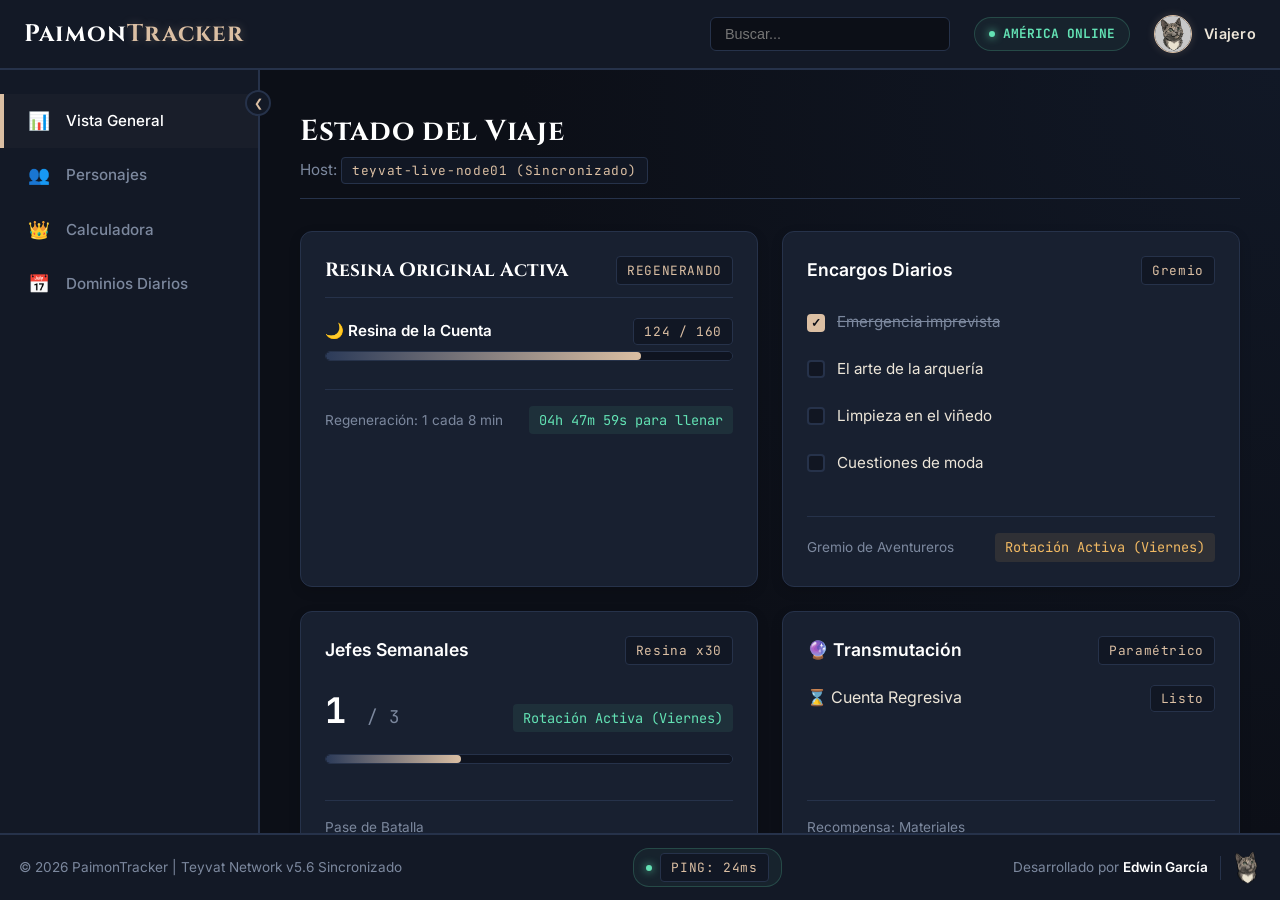
<file: index.html>
<!DOCTYPE html>
<html lang="es">

<head>
    <meta charset="UTF-8">
    <meta http-equiv="X-UA-Compatible" content="IE=edge">
    <meta name="viewport" content="width=device-width, initial-scale=1.0">

    <meta name="description" content="PaimonTracker: Panel de control avanzado para Genshin Impact.">
    <meta name="author" content="Edwin García">

    <title>PaimonTracker | Centro de Comando de Teyvat</title>

    <link rel="icon" type="image/png" href="/assets/icons/favicon.png">

    <link rel="preconnect" href="https://fonts.googleapis.com">
    <link rel="preconnect" href="https://fonts.gstatic.com" crossorigin>
    <link href="https://fonts.googleapis.com/css2?family=Cinzel:wght@500;700&family=Inter:wght@400;500;600;700&family=JetBrains+Mono:wght@400;500;700&display=swap" rel="stylesheet">

    <link rel="stylesheet" href="/css/style.css">
</head>

<body>

    <header class="dash-header">
        <picture class="header-logo">
            <span class="logo-text">Paimon<span class="logo-text--highlight">Tracker</span></span>
        </picture>

        <nav class="header-meta" aria-label="Controles de usuario y estado del sistema">
            <form class="header-search" role="search">
                <input type="search" class="search-input" placeholder="Buscar..." aria-label="Buscar en el centro de comando">
            </form>

            <section class="server-status-summary" aria-label="Estado general del servidor">
                <span class="status-indicator status-indicator--online" aria-hidden="true"></span>
                <span class="status-text">AMÉRICA ONLINE</span>
            </section>

            <section class="user-profile" aria-label="Información del viajero">
                <img src="/assets/brand/avatar.jpeg" alt="Avatar Many - Viajero" class="user-avatar">
                <span class="user-name">Viajero</span>
            </section>
        </nav>
    </header>

    <main class="dash-container">

        <aside class="dash-sidebar">
            <button id="sidebar-toggle" class="sidebar-toggle-btn" aria-label="Alternar barra lateral" aria-expanded="true">❮</button>

            <nav class="sidebar-nav" aria-label="Menú de navegación de Teyvat">
                <ul class="nav-list">
                    <li class="nav-item">
                        <a href="/index.html" class="nav-link nav-link--active" aria-current="page">
                            <span class="nav-icon" aria-hidden="true">📊</span>
                            <span class="nav-text">Vista General</span>
                        </a>
                    </li>
                    <li class="nav-item">
                        <a href="/personajes.html" class="nav-link">
                            <span class="nav-icon" aria-hidden="true">👥</span>
                            <span class="nav-text">Personajes</span>
                        </a>
                    </li>
                    <li class="nav-item">
                        <a href="/artefactos.html" class="nav-link">
                            <span class="nav-icon" aria-hidden="true">👑</span>
                            <span class="nav-text">Calculadora</span>
                        </a>
                    </li>
                    <li class="nav-item">
                        <a href="/dominios.html" class="nav-link">
                            <span class="nav-icon" aria-hidden="true">📅</span>
                            <span class="nav-text">Dominios Diarios</span>
                        </a>
                    </li>
                </ul>
            </nav>
        </aside>

        <section class="dash-main-content" aria-label="Bitácora de recursos activos y tareas">
            <header class="content-header">
                <h1 class="content-title">Estado del Viaje</h1>
                <p class="content-subtitle">Host: <code class="system-code">teyvat-live-node01 (Sincronizado)</code></p>
            </header>

            <section class="content-grid" aria-label="Widgets de monitoreo de resina y encargos">

                <article class="content-card featured-card">
                    <header class="card-header">
                        <h2 class="card-title">Resina Original Activa</h2>
                        <span class="system-code">REGENERANDO</span>
                    </header>

                    <section class="storage-metrics" aria-label="Desglose de resina acumulada">
                        <article class="storage-item">
                            <header class="storage-info">
                                <span class="storage-name">🌙 Resina de la Cuenta</span>
                                <span class="storage-percentage"><code class="system-code">124 / 160</code></span>
                            </header>
                            <progress id="resin-bar" class="storage-bar" value="124" max="160" aria-label="Espacio ocupado por resina original"></progress>
                            <footer class="storage-footer">
                                <span class="storage-data">Regeneración: 1 cada 8 min</span>
                                <span class="storage-status status-healthy">04h 48m para llenar</span>
                            </footer>
                        </article>
                    </section>
                </article>

                <article class="content-card">
                    <header class="card-inner-header">
                        <h3 class="card-title-secondary">Encargos Diarios</h3>
                        <span class="system-code">Gremio</span>
                    </header>
                    <section class="metric-display">
                        <fieldset class="task-fieldset">
                            <legend class="screen-reader-only">Lista de misiones del día</legend>
                            <label class="task-item">
                                <input type="checkbox" checked>
                                <span class="task-text">Emergencia imprevista</span>
                            </label>
                            <label class="task-item">
                                <input type="checkbox">
                                <span class="task-text">El arte de la arquería</span>
                            </label>
                            <label class="task-item">
                                <input type="checkbox">
                                <span class="task-text">Limpieza en el viñedo</span>
                            </label>
                            <label class="task-item">
                                <input type="checkbox">
                                <span class="task-text">Cuestiones de moda</span>
                            </label>
                        </fieldset>
                        <footer class="storage-footer">
                            <span class="storage-data">Gremio de Aventureros</span>
                            <span class="storage-status status-warning">Katheryne: Pendiente</span>
                        </footer>
                    </section>
                </article>

                <article class="content-card">
                    <header class="card-inner-header">
                        <h3 class="card-title-secondary">Jefes Semanales</h3>
                        <span class="system-code">Resina x30</span>
                    </header>
                    <section class="metric-display">
                        <section class="metric-value-container">
                            <span id="boss-number" class="metric-number">1 <span class="metric-max">/ 3</span></span>
                            <span class="storage-status status-healthy">En Progreso</span>
                        </section>
                        <progress id="boss-bar" class="storage-bar" value="1" max="3" aria-label="Jefes semanales completados con descuento"></progress>
                        <footer class="storage-footer">
                            <span class="storage-data">Pase de Batalla</span>
                        </footer>
                    </section>
                </article>

                <article class="content-card">
                    <header class="card-inner-header">
                        <h2 class="card-title-secondary">🔮 Transmutación</h2>
                        <span class="system-code">Paramétrico</span>
                    </header>

                    <section class="metric-display">
                        <article class="storage-item">
                            <header class="storage-info">
                                <span>⌛ Cuenta Regresiva</span>
                                <span><code id="parametric-time" class="system-code">Listo</code></span>
                            </header>
                        </article>
                    </section>

                    <footer class="storage-footer">
                        <span class="storage-data">Recompensa: Materiales</span>
                    </footer>
                </article>

            </section>
        </section>

    </main>

    <footer class="main-footer">
        <p class="footer-copyright">© 2026 PaimonTracker | Teyvat Network v5.6 Sincronizado</p>
        <section class="footer-server-status" aria-label="Estado de red">
            <span class="status-indicator status-indicator--online" aria-hidden="true"></span>
            <span class="system-code">PING: 24ms</span>
        </section>
        <aside class="brand-aside">
            <p class="footer-author">Desarrollado por <strong>Edwin García</strong></p>
            <span class="brand-wrapper">
                <img class="logo-brand" src="/assets/brand/logo.png" alt="Marca Edwin García - Many">
            </span>
        </aside>
    </footer>

    <script type="module" src="/js/main.js"></script>
</body>

</html>
</file>
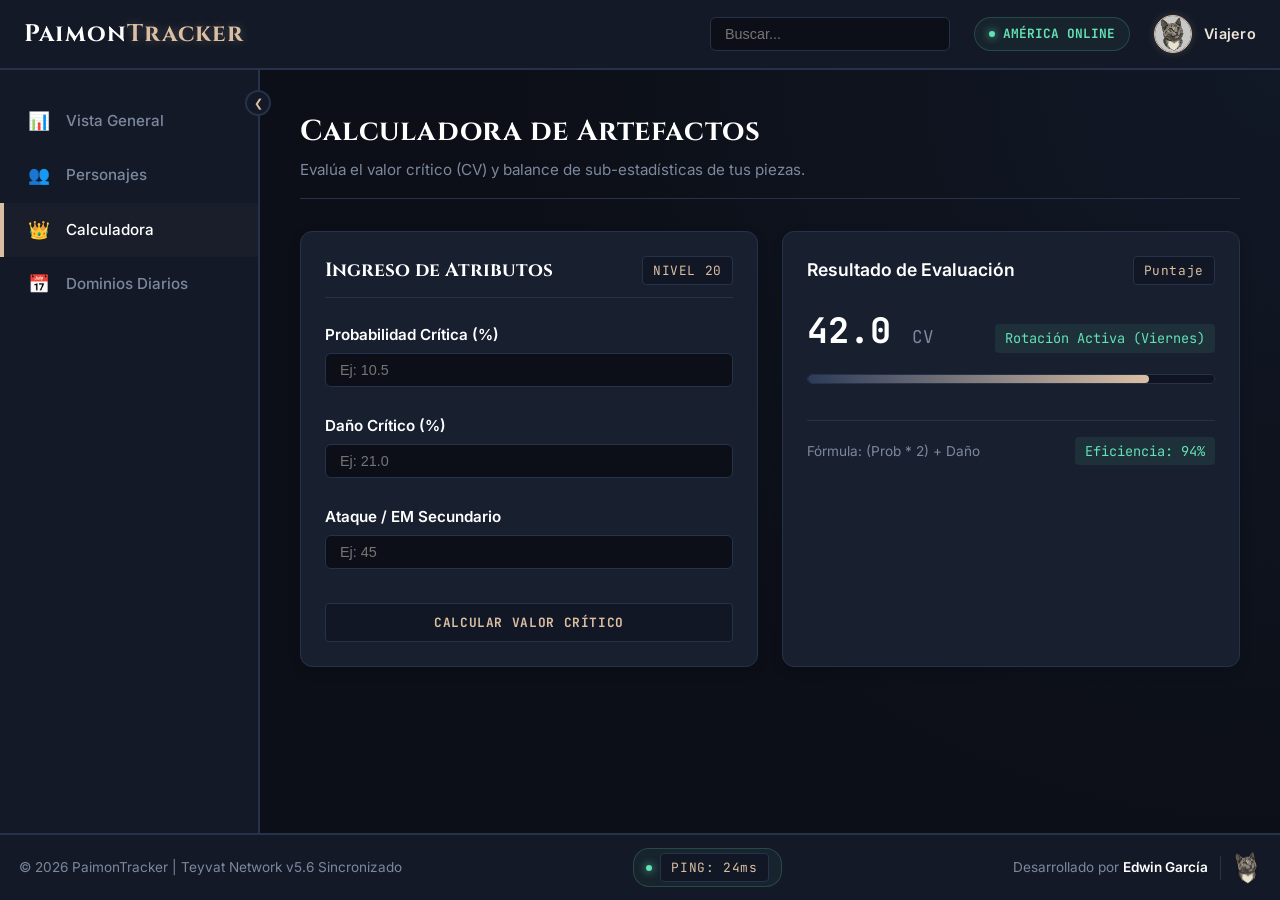
<file: artefactos.html>
<!DOCTYPE html>
<html lang="es">
<head>
    <meta charset="UTF-8">
    <meta http-equiv="X-UA-Compatible" content="IE=edge">
    <meta name="viewport" content="width=device-width, initial-scale=1.0">

    <meta name="description" content="PaimonTracker: Calculadora de optimización de artefactos y substats.">
    <meta name="author" content="Edwin García">

    <title>PaimonTracker | Calculadora de Artefactos</title>

    <link rel="icon" type="image/png" href="/assets/icons/favicon.png">

    <link rel="preconnect" href="https://fonts.googleapis.com">
    <link rel="preconnect" href="https://fonts.gstatic.com" crossorigin>
    <link href="https://fonts.googleapis.com/css2?family=Cinzel:wght@500;700&family=Inter:wght@400;500;600;700&family=JetBrains+Mono:wght@400;500;700&display=swap" rel="stylesheet">
    
    <link rel="stylesheet" href="/css/style.css">
</head>
<body>

    <header class="dash-header">
        <picture class="header-logo">
            <span class="logo-text">Paimon<span class="logo-text--highlight">Tracker</span></span>
        </picture>
        
        <nav class="header-meta" aria-label="Controles de usuario y estado del sistema">
            <form class="header-search" role="search">
                <input type="search" class="search-input" placeholder="Buscar..." aria-label="Buscar en el centro de comando">
            </form>
            
            <section class="server-status-summary" aria-label="Estado general del servidor">
                <span class="status-indicator status-indicator--online" aria-hidden="true"></span>
                <span class="status-text">AMÉRICA ONLINE</span>
            </section>

            <section class="user-profile" aria-label="Información del viajero">
                <img src="/assets/brand/avatar.jpeg" alt="Avatar Many - Viajero" class="user-avatar">
                <span class="user-name">Viajero</span>
            </section>
        </nav>
    </header>

    <main class="dash-container">
        
        <aside class="dash-sidebar">
            <button id="sidebar-toggle" class="sidebar-toggle-btn" aria-label="Alternar barra lateral" aria-expanded="true">❮</button>
            
            <nav class="sidebar-nav" aria-label="Menú de navegación de Teyvat">
                <ul class="nav-list">
                    <li class="nav-item">
                        <a href="/index.html" class="nav-link">
                            <span class="nav-icon" aria-hidden="true">📊</span>
                            <span class="nav-text">Vista General</span>
                        </a>
                    </li>
                    <li class="nav-item">
                        <a href="/personajes.html" class="nav-link">
                            <span class="nav-icon" aria-hidden="true">👥</span>
                            <span class="nav-text">Personajes</span>
                        </a>
                    </li>
                    <li class="nav-item">
                        <a href="/artefactos.html" class="nav-link nav-link--active" aria-current="page">
                            <span class="nav-icon" aria-hidden="true">👑</span>
                            <span class="nav-text">Calculadora</span>
                        </a>
                    </li>
                    <li class="nav-item">
                        <a href="/dominios.html" class="nav-link">
                            <span class="nav-icon" aria-hidden="true">📅</span>
                            <span class="nav-text">Dominios Diarios</span>
                        </a>
                    </li>
                </ul>
            </nav>
        </aside>

        <section class="dash-main-content" aria-label="Calculadora de Artefactos">
            <header class="content-header">
                <h1 class="content-title">Calculadora de Artefactos</h1>
                <p class="content-subtitle">Evalúa el valor crítico (CV) y balance de sub-estadísticas de tus piezas.</p>
            </header>

            <section class="content-grid" aria-label="Formulario y resultados de cálculo">
                
                <article class="content-card featured-card">
                    <header class="card-header">
                        <h2 class="card-title">Ingreso de Atributos</h2>
                        <span class="system-code">NIVEL 20</span>
                    </header>
                    
                    <form class="task-fieldset" style="display: flex; flex-direction: column; gap: 16px;">
                        <section style="display: grid; grid-template-columns: repeat(auto-fit, minmax(200px, 1fr)); gap: 16px;">
                            <label class="task-item" style="flex-direction: column; align-items: flex-start; gap: 6px;">
                                <span class="storage-name">Probabilidad Crítica (%)</span>
                                <input type="number" step="0.1" class="search-input" placeholder="Ej: 10.5">
                            </label>
                            <label class="task-item" style="flex-direction: column; align-items: flex-start; gap: 6px;">
                                <span class="storage-name">Daño Crítico (%)</span>
                                <input type="number" step="0.1" class="search-input" placeholder="Ej: 21.0">
                            </label>
                            <label class="task-item" style="flex-direction: column; align-items: flex-start; gap: 6px;">
                                <span class="storage-name">Ataque / EM Secundario</span>
                                <input type="number" class="search-input" placeholder="Ej: 45">
                            </label>
                        </section>
                        <footer class="form-actions" style="margin-top: 12px;">
                            <button type="button" class="system-code" style="cursor: pointer; padding: 10px 20px; width: 100%; text-align: center; font-weight: 700;">CALCULAR VALOR CRÍTICO</button>
                        </footer>
                    </form>
                </article>

                <article class="content-card">
                    <header class="card-inner-header">
                        <h3 class="card-title-secondary">Resultado de Evaluación</h3>
                        <span class="system-code">Puntaje</span>
                    </header>
                    <section class="metric-display">
                        <section class="metric-value-container">
                            <span class="metric-number">42.0 <span class="metric-max">CV</span></span>
                            <span class="storage-status status-healthy">Tier Dios</span>
                        </section>
                        <progress class="storage-bar" value="42" max="50" aria-label="Calidad del artefacto"></progress>
                        <footer class="storage-footer">
                            <span class="storage-data">Fórmula: (Prob * 2) + Daño</span>
                            <span class="storage-status status-normal">Eficiencia: 94%</span>
                        </footer>
                    </section>
                </article>

            </section>
        </section>
    </main>

    <footer class="main-footer">
        <p class="footer-copyright">© 2026 PaimonTracker | Teyvat Network v5.6 Sincronizado</p>
        <section class="footer-server-status" aria-label="Estado de red">
            <span class="status-indicator status-indicator--online" aria-hidden="true"></span>
            <span class="system-code">PING: 24ms</span>
        </section>
        <aside class="brand-aside">
            <p class="footer-author">Desarrollado por <strong>Edwin García</strong></p>
            <span class="brand-wrapper">
                <img class="logo-brand" src="/assets/brand/logo.png" alt="Marca Edwin García - Many">
            </span>
        </aside>
    </footer>

    <script type="module" src="/js/main.js"></script>
</body>
</html>
</file>
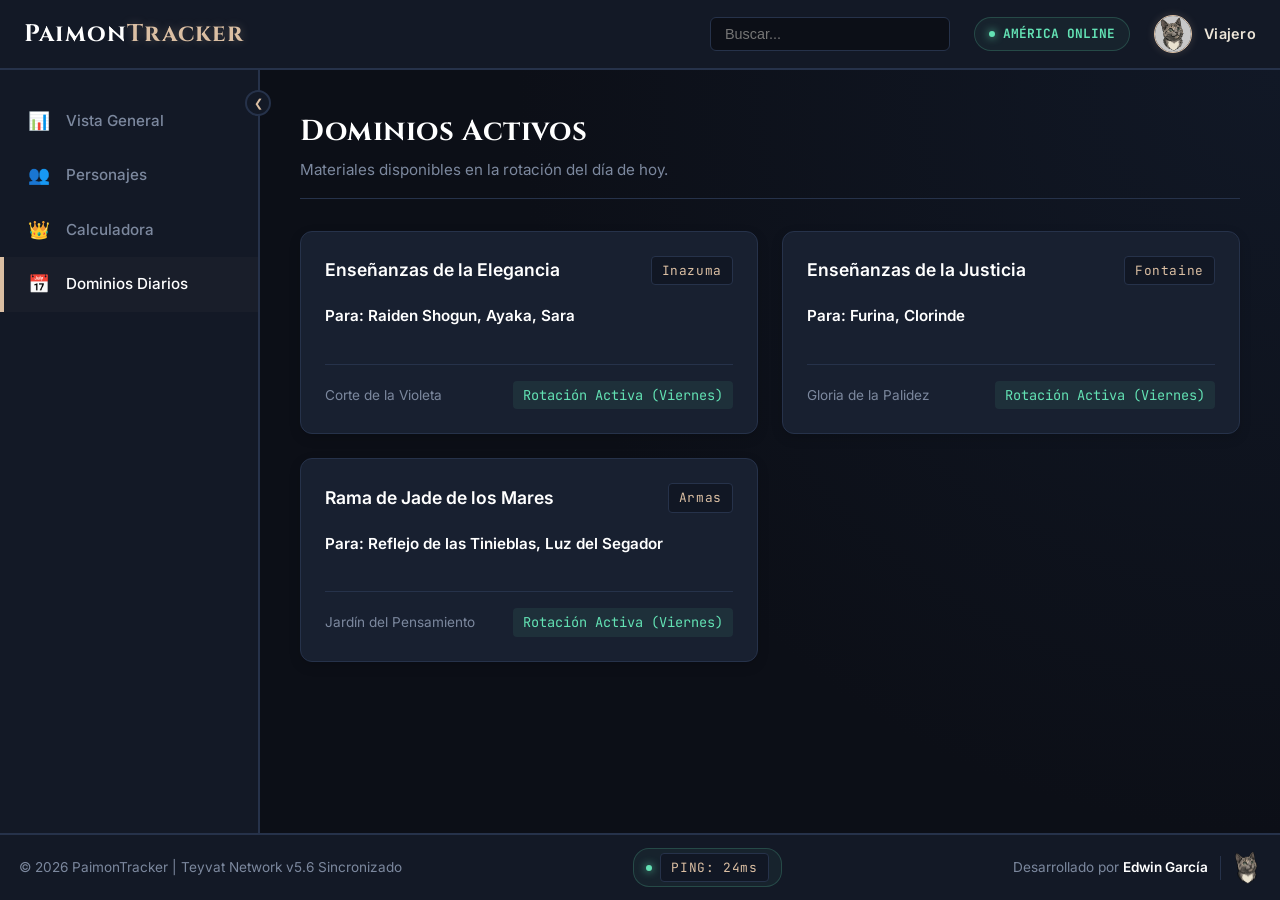
<file: dominios.html>
<!DOCTYPE html>
<html lang="es">
<head>
    <meta charset="UTF-8">
    <meta http-equiv="X-UA-Compatible" content="IE=edge">
    <meta name="viewport" content="width=device-width, initial-scale=1.0">

    <meta name="description" content="PaimonTracker: Calendario de rotación de materiales en dominios.">
    <meta name="author" content="Edwin García">

    <title>PaimonTracker | Dominios Diarios</title>

    <link rel="icon" type="image/png" href="/assets/icons/favicon.png">

    <link rel="preconnect" href="https://fonts.googleapis.com">
    <link rel="preconnect" href="https://fonts.gstatic.com" crossorigin>
    <link href="https://fonts.googleapis.com/css2?family=Cinzel:wght@500;700&family=Inter:wght@400;500;600;700&family=JetBrains+Mono:wght@400;500;700&display=swap" rel="stylesheet">
    
    <link rel="stylesheet" href="/css/style.css">
</head>
<body>

    <header class="dash-header">
        <picture class="header-logo">
            <span class="logo-text">Paimon<span class="logo-text--highlight">Tracker</span></span>
        </picture>
        
        <nav class="header-meta" aria-label="Controles de usuario y estado del sistema">
            <form class="header-search" role="search">
                <input type="search" class="search-input" placeholder="Buscar..." aria-label="Buscar en el centro de comando">
            </form>
            
            <section class="server-status-summary" aria-label="Estado general del servidor">
                <span class="status-indicator status-indicator--online" aria-hidden="true"></span>
                <span class="status-text">AMÉRICA ONLINE</span>
            </section>

            <section class="user-profile" aria-label="Información del viajero">
                <img src="/assets/brand/avatar.jpeg" alt="Avatar Many - Viajero" class="user-avatar">
                <span class="user-name">Viajero</span>
            </section>
        </nav>
    </header>

    <main class="dash-container">
        
        <aside class="dash-sidebar">
            <button id="sidebar-toggle" class="sidebar-toggle-btn" aria-label="Alternar barra lateral" aria-expanded="true">❮</button>
            
            <nav class="sidebar-nav" aria-label="Menú de navegación de Teyvat">
                <ul class="nav-list">
                    <li class="nav-item">
                        <a href="/index.html" class="nav-link">
                            <span class="nav-icon" aria-hidden="true">📊</span>
                            <span class="nav-text">Vista General</span>
                        </a>
                    </li>
                    <li class="nav-item">
                        <a href="/personajes.html" class="nav-link">
                            <span class="nav-icon" aria-hidden="true">👥</span>
                            <span class="nav-text">Personajes</span>
                        </a>
                    </li>
                    <li class="nav-item">
                        <a href="/artefactos.html" class="nav-link">
                            <span class="nav-icon" aria-hidden="true">👑</span>
                            <span class="nav-text">Calculadora</span>
                        </a>
                    </li>
                    <li class="nav-item">
                        <a href="/dominios.html" class="nav-link nav-link--active" aria-current="page">
                            <span class="nav-icon" aria-hidden="true">📅</span>
                            <span class="nav-text">Dominios Diarios</span>
                        </a>
                    </li>
                </ul>
            </nav>
        </aside>

        <section class="dash-main-content" aria-label="Rotación de Dominios">
            <header class="content-header">
                <h1 class="content-title">Dominios Activos</h1>
                <p class="content-subtitle">Materiales disponibles en la rotación del día de hoy.</p>
            </header>

            <section class="content-grid" aria-label="Listado de materiales disponibles">
                
                <article class="content-card">
                    <header class="card-inner-header">
                        <h3 class="card-title-secondary">Enseñanzas de la Elegancia</h3>
                        <span class="system-code">Inazuma</span>
                    </header>
                    <section class="metric-display">
                        <span class="storage-name">Para: Raiden Shogun, Ayaka, Sara</span>
                        <footer class="storage-footer">
                            <span class="storage-data">Corte de la Violeta</span>
                            <span class="storage-status status-healthy">Abierto Hoy</span>
                        </footer>
                    </section>
                </article>

                <article class="content-card">
                    <header class="card-inner-header">
                        <h3 class="card-title-secondary">Enseñanzas de la Justicia</h3>
                        <span class="system-code">Fontaine</span>
                    </header>
                    <section class="metric-display">
                        <span class="storage-name">Para: Furina, Clorinde</span>
                        <footer class="storage-footer">
                            <span class="storage-data">Gloria de la Palidez</span>
                            <span class="storage-status status-healthy">Abierto Hoy</span>
                        </footer>
                    </section>
                </article>

                <article class="content-card">
                    <header class="card-inner-header">
                        <h3 class="card-title-secondary">Rama de Jade de los Mares</h3>
                        <span class="system-code">Armas</span>
                    </header>
                    <section class="metric-display">
                        <span class="storage-name">Para: Reflejo de las Tinieblas, Luz del Segador</span>
                        <footer class="storage-footer">
                            <span class="storage-data">Jardín del Pensamiento</span>
                            <span class="storage-status status-healthy">Abierto Hoy</span>
                        </footer>
                    </section>
                </article>

            </section>
        </section>
    </main>

    <footer class="main-footer">
        <p class="footer-copyright">© 2026 PaimonTracker | Teyvat Network v5.6 Sincronizado</p>
        <section class="footer-server-status" aria-label="Estado de red">
            <span class="status-indicator status-indicator--online" aria-hidden="true"></span>
            <span class="system-code">PING: 24ms</span>
        </section>
        <aside class="brand-aside">
            <p class="footer-author">Desarrollado por <strong>Edwin García</strong></p>
            <span class="brand-wrapper">
                <img class="logo-brand" src="/assets/brand/logo.png" alt="Marca Edwin García - Many">
            </span>
        </aside>
    </footer>

    <script type="module" src="/js/main.js"></script>
</body>
</html>
</file>
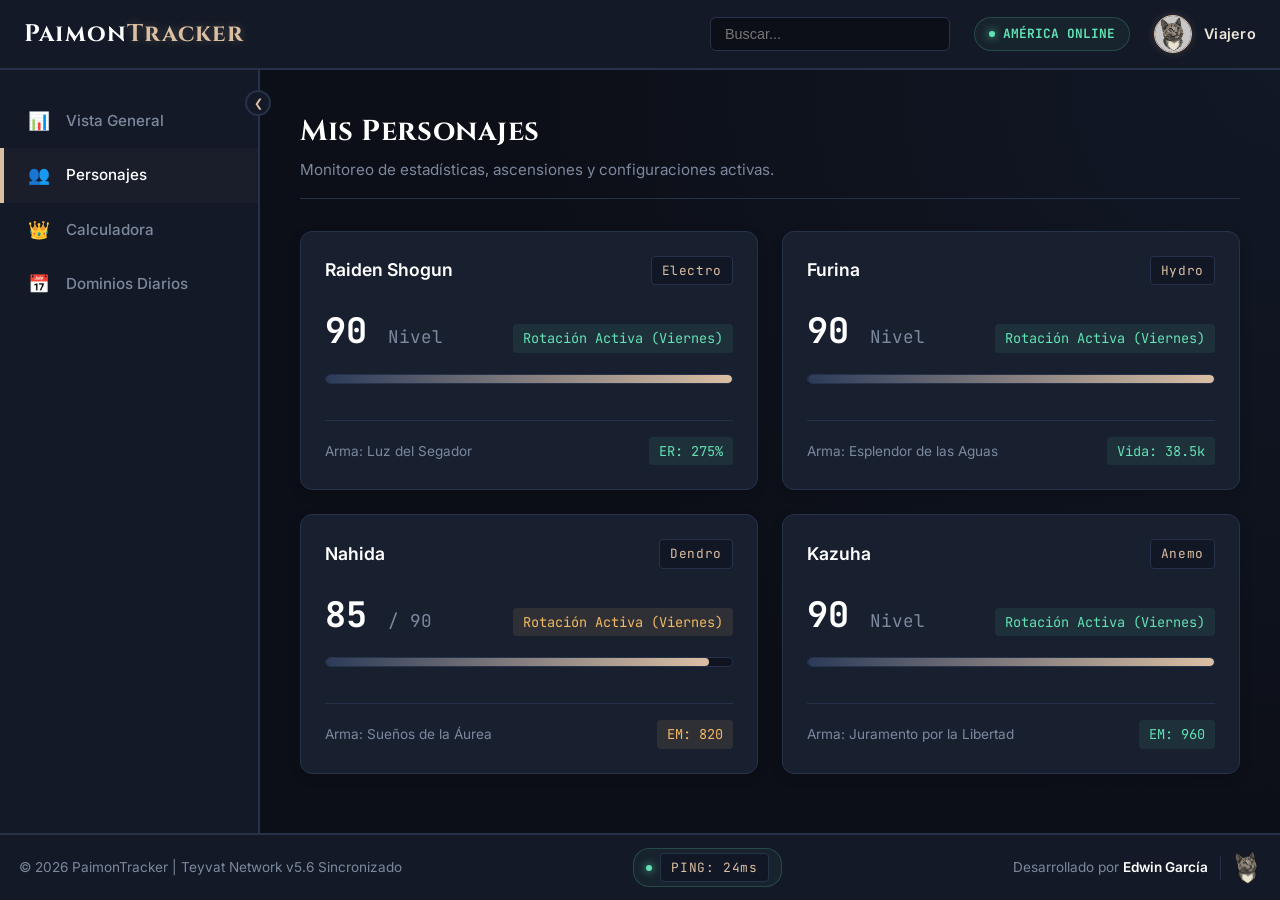
<file: personajes.html>
<!DOCTYPE html>
<html lang="es">
<head>
    <meta charset="UTF-8">
    <meta http-equiv="X-UA-Compatible" content="IE=edge">
    <meta name="viewport" content="width=device-width, initial-scale=1.0">

    <meta name="description" content="PaimonTracker: Gestión y nivel de tus personajes de Genshin Impact.">
    <meta name="author" content="Edwin García">

    <title>PaimonTracker | Mis Personajes</title>

    <link rel="icon" type="image/png" href="/assets/icons/favicon.png">

    <link rel="preconnect" href="https://fonts.googleapis.com">
    <link rel="preconnect" href="https://fonts.gstatic.com" crossorigin>
    <link href="https://fonts.googleapis.com/css2?family=Cinzel:wght@500;700&family=Inter:wght@400;500;600;700&family=JetBrains+Mono:wght@400;500;700&display=swap" rel="stylesheet">
    
    <link rel="stylesheet" href="/css/style.css">
</head>
<body>

    <header class="dash-header">
        <picture class="header-logo">
            <span class="logo-text">Paimon<span class="logo-text--highlight">Tracker</span></span>
        </picture>
        
        <nav class="header-meta" aria-label="Controles de usuario y estado del sistema">
            <form class="header-search" role="search">
                <input type="search" class="search-input" placeholder="Buscar..." aria-label="Buscar en el centro de comando">
            </form>
            
            <section class="server-status-summary" aria-label="Estado general del servidor">
                <span class="status-indicator status-indicator--online" aria-hidden="true"></span>
                <span class="status-text">AMÉRICA ONLINE</span>
            </section>

            <section class="user-profile" aria-label="Información del viajero">
                <img src="/assets/brand/avatar.jpeg" alt="Avatar Many - Viajero" class="user-avatar">
                <span class="user-name">Viajero</span>
            </section>
        </nav>
    </header>

    <main class="dash-container">
        
        <aside class="dash-sidebar">
            <button id="sidebar-toggle" class="sidebar-toggle-btn" aria-label="Alternar barra lateral" aria-expanded="true">❮</button>
            
            <nav class="sidebar-nav" aria-label="Menú de navegación de Teyvat">
                <ul class="nav-list">
                    <li class="nav-item">
                        <a href="/index.html" class="nav-link">
                            <span class="nav-icon" aria-hidden="true">📊</span>
                            <span class="nav-text">Vista General</span>
                        </a>
                    </li>
                    <li class="nav-item">
                        <a href="/personajes.html" class="nav-link nav-link--active" aria-current="page">
                            <span class="nav-icon" aria-hidden="true">👥</span>
                            <span class="nav-text">Personajes</span>
                        </a>
                    </li>
                    <li class="nav-item">
                        <a href="/artefactos.html" class="nav-link">
                            <span class="nav-icon" aria-hidden="true">👑</span>
                            <span class="nav-text">Calculadora</span>
                        </a>
                    </li>
                    <li class="nav-item">
                        <a href="/dominios.html" class="nav-link">
                            <span class="nav-icon" aria-hidden="true">📅</span>
                            <span class="nav-text">Dominios Diarios</span>
                        </a>
                    </li>
                </ul>
            </nav>
        </aside>

        <section class="dash-main-content" aria-label="Listado y estado de personajes">
            <header class="content-header">
                <h1 class="content-title">Mis Personajes</h1>
                <p class="content-subtitle">Monitoreo de estadísticas, ascensiones y configuraciones activas.</p>
            </header>

            <section class="content-grid" aria-label="Tarjetas de personajes">
                
                <article class="content-card">
                    <header class="card-inner-header">
                        <h3 class="card-title-secondary">Raiden Shogun</h3>
                        <span class="system-code">Electro</span>
                    </header>
                    <section class="metric-display">
                        <section class="metric-value-container">
                            <span class="metric-number">90 <span class="metric-max">Nivel</span></span>
                            <span class="storage-status status-healthy">C2</span>
                        </section>
                        <progress class="storage-bar" value="100" max="100" aria-label="Progreso de nivel Raiden"></progress>
                        <footer class="storage-footer">
                            <span class="storage-data">Arma: Luz del Segador</span>
                            <span class="storage-status status-normal">ER: 275%</span>
                        </footer>
                    </section>
                </article>

                <article class="content-card">
                    <header class="card-inner-header">
                        <h3 class="card-title-secondary">Furina</h3>
                        <span class="system-code">Hydro</span>
                    </header>
                    <section class="metric-display">
                        <section class="metric-value-container">
                            <span class="metric-number">90 <span class="metric-max">Nivel</span></span>
                            <span class="storage-status status-healthy">C0</span>
                        </section>
                        <progress class="storage-bar" value="100" max="100" aria-label="Progreso de nivel Furina"></progress>
                        <footer class="storage-footer">
                            <span class="storage-data">Arma: Esplendor de las Aguas</span>
                            <span class="storage-status status-normal">Vida: 38.5k</span>
                        </footer>
                    </section>
                </article>

                <article class="content-card">
                    <header class="card-inner-header">
                        <h3 class="card-title-secondary">Nahida</h3>
                        <span class="system-code">Dendro</span>
                    </header>
                    <section class="metric-display">
                        <section class="metric-value-container">
                            <span class="metric-number">85 <span class="metric-max">/ 90</span></span>
                            <span class="storage-status status-time">C0</span>
                        </section>
                        <progress class="storage-bar" value="85" max="90" aria-label="Progreso de nivel Nahida"></progress>
                        <footer class="storage-footer">
                            <span class="storage-data">Arma: Sueños de la Áurea</span>
                            <span class="storage-status status-time">EM: 820</span>
                        </footer>
                    </section>
                </article>

                <article class="content-card">
                    <header class="card-inner-header">
                        <h3 class="card-title-secondary">Kazuha</h3>
                        <span class="system-code">Anemo</span>
                    </header>
                    <section class="metric-display">
                        <section class="metric-value-container">
                            <span class="metric-number">90 <span class="metric-max">Nivel</span></span>
                            <span class="storage-status status-healthy">C1</span>
                        </section>
                        <progress class="storage-bar" value="100" max="100" aria-label="Progreso de nivel Kazuha"></progress>
                        <footer class="storage-footer">
                            <span class="storage-data">Arma: Juramento por la Libertad</span>
                            <span class="storage-status status-normal">EM: 960</span>
                        </footer>
                    </section>
                </article>

            </section>
        </section>
    </main>

    <footer class="main-footer">
        <p class="footer-copyright">© 2026 PaimonTracker | Teyvat Network v5.6 Sincronizado</p>
        <section class="footer-server-status" aria-label="Estado de red">
            <span class="status-indicator status-indicator--online" aria-hidden="true"></span>
            <span class="system-code">PING: 24ms</span>
        </section>
        <aside class="brand-aside">
            <p class="footer-author">Desarrollado por <strong>Edwin García</strong></p>
            <span class="brand-wrapper">
                <img class="logo-brand" src="/assets/brand/logo.png" alt="Marca Edwin García - Many">
            </span>
        </aside>
    </footer>

    <script type="module" src="/js/main.js"></script>
</body>
</html>
</file>
<file: css/style.css>
/* --- VARIABLES GLOBALES (Tema Gaming Premium / Estilo Teyvat Oscuro) --- */
:root {
    --bg-main: #0C0F17;        /* Fondo estelar ultra oscuro */
    --bg-sidebar: #131926;     /* Azul noche profundo para contraste lateral */
    --bg-card: #182030;        /* Tarjetas sólidas integradas */
    --primary-hover: #DBBFA3;  /* Dorado suave de constelaciones activas */
    --success: #63E2B4;        /* Verde anemo/saludable para procesos completados */
    --text-main: #ECE5D8;      /* Texto principal de alta legibilidad */
    --text-muted: #7C889E;     /* Gris azulado para etiquetas secundarias */
    --text-light: #FFFFFF;
    --border-color: #26324A;   /* Bordes refinados que estructuran la rejilla */
    --header-height: 70px;
    --sidebar-width: 260px;
    --transition: all .3s cubic-bezier(.25, .8, .25, 1);
    --warning: #F1B963;        /* Dorado brillante/alerta Geo */
    --bg-warning: rgba(241, 185, 99, .1);

    /* --- VARIABLES DE TIPOGRAFÍA --- */
    --font-main: 'Inter', sans-serif;
    --font-display: 'Cinzel', serif;
    --font-code: 'JetBrains Mono', monospace;
}

/* --- RESETEO GENERAL Y TIPOGRAFÍA --- */
* {
    box-sizing: border-box;
    padding: 0;
    margin: 0;
}

/* --- ESTILIZADO DE LA BARRA DE DESPLAZAMIENTO (SCROLLBAR) --- */
::-webkit-scrollbar {
    width: 8px;                        
    height: 8px;                       
    background-color: var(--bg-main);    
}

::-webkit-scrollbar-thumb {
    background-color: var(--border-color); 
    border-radius: 4px;                
    border: 2px solid var(--bg-main);   
}

::-webkit-scrollbar-thumb:hover {
    background-color: var(--primary-hover); 
}

* {
    scrollbar-width: thin;
    scrollbar-color: var(--border-color) var(--bg-main);
}

body {
    font-family: var(--font-main);
    background-color: var(--bg-main);
    color: var(--text-main);
    line-height: 1.5;
    display: flex;
    flex-direction: column;
    height: 100vh;
    overflow: hidden;
}

/* --- ENCABEZADO (HEADER) --- */
.dash-header {
    height: var(--header-height);
    background-color: var(--bg-sidebar);
    border-bottom: 2px solid var(--border-color);
    display: flex;
    justify-content: space-between;
    align-items: center;
    padding: 0 24px;
    position: sticky;
    top: 0;
    z-index: 100;
}

.header-brand {
    display: flex;
    align-items: center;
    gap: 12px;
}

.logo-text {
    font-family: var(--font-display);
    font-size: 1.5rem;
    font-weight: 700;
    color: var(--text-light);
    letter-spacing: .05em;
    white-space: nowrap;
}

.logo-text--highlight { 
    color: var(--primary-hover); 
    text-shadow: 0 0 10px rgba(219, 191, 163, .3);
}

.header-meta {
    display: flex;
    align-items: center;
    gap: 24px;
    flex: 1;
    justify-content: flex-end;
}

/* Buscador Optimizado sin Colapso */
.header-search {
    flex: 0 1 240px;
}

.search-input {
    width: 100%;
    background-color: var(--bg-main);
    border: 1px solid var(--border-color);
    color: var(--text-main);
    padding: 8px 14px;
    border-radius: 6px;
    outline: none;
    font-size: .9rem;
    transition: var(--transition);
}

.search-input:focus {
    border-color: var(--primary-hover);
    box-shadow: 0 0 0 2px rgba(219, 191, 163, .15);
}

/* Indicador de Estado del Servidor */
.server-status-summary {
    display: flex;
    align-items: center;
    gap: 8px;
    background-color: rgba(99, 226, 180, .05);
    padding: 6px 14px;
    border-radius: 20px;
    border: 1px solid rgba(99, 226, 180, .2);
    white-space: nowrap;
}

.status-indicator {
    width: 6px;
    height: 6px;
    background-color: var(--success);
    border-radius: 50%;
    box-shadow: 0 0 8px var(--success);
}

.status-text {
    font-family: var(--font-code);
    font-size: .8rem;
    font-weight: 700;
    color: var(--success);
}

/* Perfil de Viajero y Avatar Ajustado */
.user-profile { 
    display: flex; 
    align-items: center; 
    gap: 12px; 
}

.user-avatar {
    width: 38px;
    height: 38px;
    border-radius: 50%;
    border: 1px solid var(--primary-hover);
    object-fit: cover;
    background-color: var(--bg-main);
    box-shadow: 0 0 8px rgba(219, 191, 163, .2);
    flex-shrink: 0;
}

.user-name {
    font-size: .9rem;
    font-weight: 600;
    color: var(--text-main);
    letter-spacing: .02em;
    white-space: nowrap;
}

/* --- CONTENEDOR MAESTRO --- */
.dash-container { 
    display: flex;
    flex: 1;
    height: calc(100vh - var(--header-height)); 
    overflow: hidden;
}

/* BARRA LATERAL (SIDEBAR) */
.dash-sidebar {
    width: var(--sidebar-width);
    background-color: var(--bg-sidebar);
    border-right: 2px solid var(--border-color);
    padding: 24px 0;
    flex-shrink: 0;
    position: relative; 
    transition: var(--transition);
}

.dash-sidebar.collapsed { width: 75px; }
.dash-sidebar.collapsed .nav-text { display: none; }
.dash-sidebar.collapsed .nav-link {
    padding: 14px 0;
    justify-content: center;
    border-left-width: 0;
}
.dash-sidebar.collapsed .nav-icon { font-size: 1.4rem; }

.sidebar-toggle-btn {
    position: absolute;
    top: 20px;
    right: -13px; 
    width: 26px;
    height: 26px;
    background-color: var(--bg-sidebar);
    border: 2px solid var(--border-color);
    color: var(--primary-hover);
    border-radius: 50%;
    cursor: pointer;
    display: flex;
    align-items: center;
    justify-content: center;
    font-size: .7rem;
    z-index: 10;
    transition: var(--transition);
}

.dash-sidebar.collapsed .sidebar-toggle-btn { transform: rotate(180deg); }

.nav-list { list-style: none; }

.nav-link {
    display: flex;
    align-items: center;
    gap: 16px;
    padding: 14px 24px;
    color: var(--text-muted);
    text-decoration: none;
    font-weight: 500;
    font-size: .95rem;
    transition: var(--transition);
    border-left: 4px solid transparent;
}

.nav-link--active {
    border-left-color: var(--primary-hover);
    color: var(--text-light);
    background-color: rgba(219, 191, 163, .03);
}

.nav-icon { font-size: 1.1rem; }

/* CONTENIDO PRINCIPAL */
.dash-main-content {
    flex: 1;
    padding: 40px;
    display: flex;
    flex-direction: column;
    gap: 32px;
    overflow-y: auto;
    background: radial-gradient(circle at top right, #111826 0%, #0c0f17 60%);
}

.content-header {
    display: flex;
    flex-direction: column;
    gap: 6px;
    border-bottom: 1px solid var(--border-color);
    padding-bottom: 16px;
}

.content-title {
    font-family: var(--font-display);
    font-size: 1.8rem;
    font-weight: 700;
    color: var(--text-light);
    letter-spacing: .02em;
}

.content-subtitle { 
    color: var(--text-muted); 
    font-size: .95rem; 
}

.system-code {
    font-family: var(--font-code);
    background-color: #111724;
    padding: 4px 10px;
    border-radius: 4px;
    color: var(--primary-hover);
    font-size: .8rem;
    border: 1px solid var(--border-color);
    letter-spacing: .05em;
}

/* REJILLA DE PROYECTO (GRID PURE CSS) */
.content-grid {
    display: grid;
    grid-template-columns: repeat(auto-fit, minmax(320px, 1fr));
    gap: 24px;
}

.content-card {
    display: flex;
    flex-direction: column;
    background-color: var(--bg-card);
    border: 1px solid var(--border-color);
    border-radius: 12px;
    padding: 24px;
    transition: var(--transition);
    box-shadow: 0 4px 12px rgba(0, 0, 0, .15);
}

.content-card--featured {
    grid-column: 1 / -1;
    border-top: 3px solid var(--primary-hover);
    background: linear-gradient(145deg, #1a2336 0%, #182030 100%);
}

.card-header {
    display: flex;
    justify-content: space-between;
    align-items: center;
    margin-bottom: 20px;
    border-bottom: 1px solid var(--border-color);
    padding-bottom: 12px;
}

.card-title {
    font-family: var(--font-display);
    font-size: 1.2rem;
    font-weight: 700;
    color: var(--text-light);
}

.card-title-secondary {
    font-size: 1.1rem;
    font-weight: 600;
    color: var(--text-light);
}

.card-inner-header {
    display: flex;
    justify-content: space-between;
    align-items: center;
    margin-bottom: 20px;
}

.metric-display {
    display: flex;
    flex-direction: column;
    gap: 16px;
    flex: 1;
}

.storage-metrics {
    display: flex;
    flex-direction: column;
    gap: 24px;
}

.storage-item {
    display: flex;
    flex-direction: column;
    gap: 8px;
}

.storage-info {
    display: flex;
    justify-content: space-between;
    align-items: baseline;
    gap: 16px;
    white-space: nowrap;
}

.storage-name {
    font-size: .95rem;
    font-weight: 600;
    color: var(--text-light);
}

.metric-number {
    font-size: 2.2rem;
    font-weight: 700;
    color: var(--text-light);
    font-family: var(--font-code);
}

.metric-max {
    font-size: 1.1rem;
    color: var(--text-muted);
    font-weight: 400;
}

/* Etiquetas y Estados con Ajuste Anti-quiebre */
.storage-status {
    font-size: .85rem;
    font-family: var(--font-code);
    padding: 4px 10px;
    border-radius: 4px;
    white-space: nowrap;
}

.status-time {
    color: var(--warning);
    background-color: var(--bg-warning);
}

.status-normal {
    color: var(--success);
    background-color: rgba(99, 226, 180, .08);
}

.status-healthy {
    color: var(--success);
    background-color: rgba(99, 226, 180, .08);
}

.status-warning {
    color: var(--warning);
    background-color: var(--bg-warning);
}

/* Barras HTML5 Nativas */
.storage-bar {
    width: 100%;
    height: 10px;
    background-color: #0f1420;
    border-radius: 20px;
    border: 1px solid var(--border-color);
    overflow: hidden;
    appearance: none;
    -webkit-appearance: none;
    -moz-appearance: none;
}

.storage-bar::-webkit-progress-bar { 
    background-color: #0f1420; 
}

.storage-bar::-webkit-progress-value {
    background: linear-gradient(90deg, #2c3b59 0%, var(--primary-hover) 100%);
    border-radius: 20px;
}

.storage-bar::-moz-progress-bar {
    background: linear-gradient(90deg, #2c3b59 0%, var(--primary-hover) 100%);
    border-radius: 20px;
}

/* Footer Flex con Soporte Anti-borde */
.storage-footer {
    display: flex;
    justify-content: space-between;
    align-items: center;
    gap: 16px;
    padding-top: 16px;
    margin-top: 20px;
    font-size: .85rem;
    color: var(--text-muted);
    border-top: 1px solid var(--border-color);
    flex-wrap: wrap;
}

/* ENCARGOS DIARIOS */
.task-fieldset {
    border: none;
    display: flex;
    flex-direction: column;
    gap: 12px;
}

.screen-reader-only {
    position: absolute;
    width: 1px;
    height: 1px;
    padding: 0;
    margin: -1px;
    overflow: hidden;
    clip: rect(0, 0, 0, 0);
    border: 0;
}

.task-item {
    display: flex;
    align-items: center;
    gap: 12px;
    cursor: pointer;
    font-size: .95rem;
    padding: 6px 0;
    transition: var(--transition);
}

.task-item input[type="checkbox"] {
    appearance: none;
    -webkit-appearance: none;
    width: 18px;
    height: 18px;
    border: 2px solid var(--border-color);
    border-radius: 4px;
    background-color: #111622;
    cursor: pointer;
    position: relative;
    transition: var(--transition);
    flex-shrink: 0;
}

.task-item input[type="checkbox"]:checked {
    background-color: var(--primary-hover);
    border-color: var(--primary-hover);
}

.task-item input[type="checkbox"]:checked::after {
    content: "✓";
    position: absolute;
    color: var(--bg-main);
    font-size: .75rem;
    font-weight: 700;
    top: 50%;
    left: 50%;
    transform: translate(-50%, -50%);
}

.task-item input[type="checkbox"]:checked + .task-text {
    color: var(--text-muted);
    text-decoration: line-through;
}

.status-alert {
    color: var(--warning);
    font-weight: 600;
}

.metric-value-container {
    display: flex;
    justify-content: space-between;
    align-items: baseline;
}

/* --- PIE DE PÁGINA (FOOTER) --- */
.main-footer {
    margin-top: auto;
    padding: .8rem 1.2rem;
    width: 100%;
    background-color: var(--bg-sidebar);
    border-top: 2px solid var(--border-color);
    font-size: .85rem;
    display: flex;
    justify-content: space-between;
    align-items: center;
    gap: 16px;
    overflow: hidden;
    color: var(--text-muted);
    flex-shrink: 0;
    flex-wrap: wrap;
}

.footer-copyright {
    font-size: inherit;
    text-overflow: ellipsis;
}

.footer-separator {
    margin: 0 6px;
    color: var(--text-muted);
}

.footer-author {
    font-size: inherit;
    color: var(--text-muted);
}

.footer-author strong {
    color: var(--text-light);
    font-weight: 600;
}

.footer-server-status {
    display: flex;
    align-items: center;
    gap: 8px;
    background-color: rgba(99, 226, 180, .05);
    padding: 4px 12px;
    border-radius: 16px;
    border: 1px solid rgba(99, 226, 180, .2);
}

.brand-aside {
    display: inline-flex;
    align-items: center;
    gap: 12px;
    flex-shrink: 0;
    overflow: visible;
}

.brand-wrapper {
    display: inline-flex;
    align-items: center;
    border-left: 1.5px solid var(--border-color);
    padding-left: 12px;
    height: 24px;
}

.logo-brand {
    width: 28px;
    height: auto;
    object-fit: contain;
    transition: transform var(--transition) cubic-bezier(.175, .885, .32, 1.275);
    will-change: transform;
}

/* --- INTERACCIONES HOVER --- */
@media (hover: hover) {
    ::-webkit-scrollbar-thumb:hover { background-color: var(--primary-hover); }

    .nav-link:hover {
        color: var(--text-light);
        background-color: rgba(219, 191, 163, .02);
    }

    .content-card:hover {
        border-color: rgba(219, 191, 163, .2);
        box-shadow: 0 6px 24px rgba(0, 0, 0, .3);
        transform: translateY(-2px);
    }

    .sidebar-toggle-btn:hover {
        background-color: var(--border-color);
        color: var(--text-light);
    }

    .logo-brand:hover {
        transform: scale(1.15) rotate(-4deg);
    }
}

/* --- RESPONSIVE DESIGN --- */
@media (max-width: 992px) {
    body {
        height: auto;
        min-height: 100vh;
        overflow-y: auto;
    }

    .dash-container { 
        flex-direction: column; 
        height: auto;
        overflow: visible;
    }

    .dash-main-content {
        overflow-y: visible;
    }

    .sidebar-toggle-btn { 
        display: none; 
    }

    .dash-sidebar {
        width: 100%;
        padding: 0;
        border-right: none;
        border-bottom: 2px solid var(--border-color);
    }

    .nav-list { 
        display: flex; 
        width: 100%;
        justify-content: space-around;
        align-items: center;
        overflow-x: auto; 
    }

    .nav-item {
        flex: 1;
        text-align: center;
    }

    .nav-link {
        padding: 12px 8px;
        border-left: none;
        border-bottom: 3px solid transparent;
        flex-direction: column;
        justify-content: center;
        align-items: center;
        gap: 6px;
        font-size: .85rem;
        width: 100%;
    }

    .nav-link--active {
        border-bottom-color: var(--primary-hover);
        background-color: rgba(219, 191, 163, .03);
    }

    .nav-icon {
        font-size: 1.3rem;
    }
}

/* --- OPTIMIZACIÓN DE FOOTER PARA TABLET --- */
@media (min-width: 641px) and (max-width: 992px) {
    .main-footer {
        justify-content: space-around;
        gap: 12px;
        padding: .8rem 1rem;
    }
}

/* Moviles Estándar */
@media (max-width: 640px) {
    .dash-header { 
        padding: 0 16px; 
    }

    .header-search, 
    .server-status-summary, 
    .user-name { 
        display: none; 
    }

    .dash-main-content { 
        padding: 20px 16px; 
        gap: 24px; 
    }

    .nav-text { 
        display: none; 
    }

    .nav-link {
        padding: 14px 0;
    }

    .content-grid {
        grid-template-columns: 1fr;
        width: 100%;
    }

    .content-card {
        max-width: 100%;
        overflow-x: hidden;
        padding: 18px 16px; 
    }

    .card-header .system-code {
        white-space: nowrap;
        font-size: .75rem;
        padding: 3px 8px;
    }

    .dash-sidebar {
        position: sticky;
        top: var(--header-height); 
        z-index: 90;
        background-color: var(--bg-sidebar);
    }

    .main-footer {
        font-size: .78rem;
        padding: .7rem .8rem;
        gap: 8px;
        justify-content: center;
    }

    .footer-server-status {
        display: none;
    }

    .brand-wrapper {
        padding-left: 8px;
        height: 20px;
    }

    .logo-brand {
        width: 22px;
    }
}

/* Pantallas Pequeñas / Dispositivos Angostos */
@media (max-width: 380px) {
    .content-grid {
        grid-template-columns: repeat(auto-fit, minmax(260px, 1fr));
    }

    .content-card {
        padding: 14px 12px;
    }

    .card-title, 
    .card-title-secondary {
        font-size: 1rem;
    }

    .metric-number { 
        font-size: 1.8rem; 
    }

    .main-footer {
        font-size: .70rem;
        padding: .5rem .4rem;
        gap: 6px;
    }

    .brand-wrapper {
        padding-left: 6px;
        height: 16px;
    }

    .logo-brand {
        width: 18px;
    }
}

/* Pantallas ultra-estrechas */
@media (max-width: 350px) {
    .dash-main-content {
        padding: 16px 10px;
        gap: 16px;
    }

    .content-grid {
        grid-template-columns: 1fr;
    }

    .metric-number { 
        font-size: 1.6rem; 
    }

    .main-footer {
        font-size: .68rem;
        padding: .6rem 6px;
        gap: 5px;
        justify-content: center;
        align-items: center;
        width: 100%;
    }

    .footer-copyright {
        white-space: nowrap;
        text-align: center;
        letter-spacing: -.01em;
    }

    .brand-aside {
        display: inline-flex;
        align-items: center;
    }

    .brand-wrapper {
        border-left: 1px solid var(--border-color);
        padding-left: 5px;
        height: 15px;
        display: flex;
        align-items: center;
    }

    .logo-brand {
        width: 16px;
        height: auto;
    }
}
</file>
